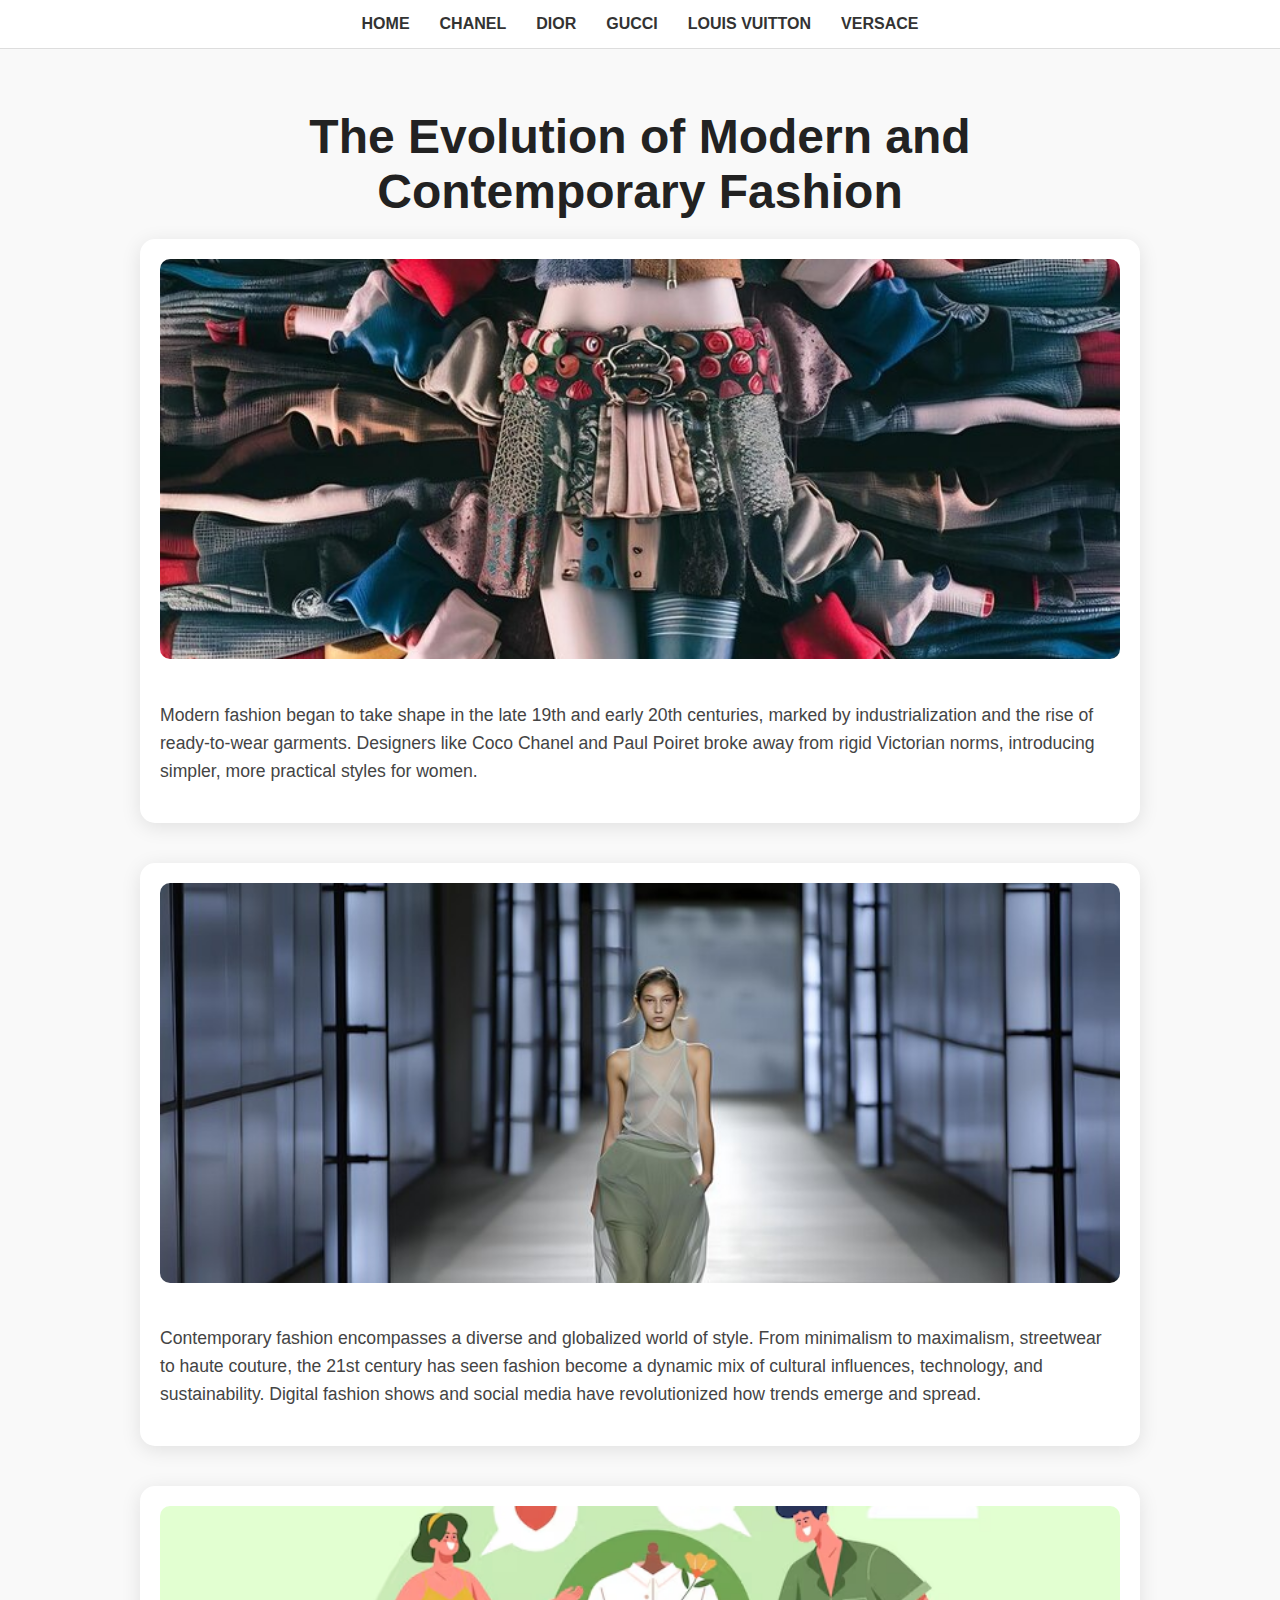
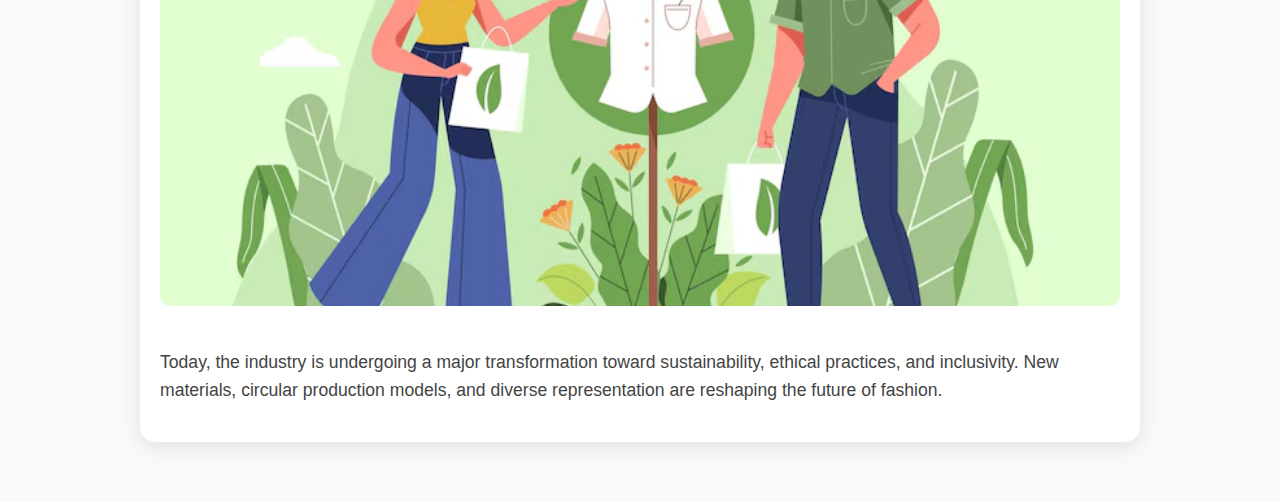
<file: index.html>
<!DOCTYPE html>
<html lang="en">
<head>
  <meta charset="UTF-8">
  <meta name="viewport" content="width=device-width, initial-scale=1.0">
  <title>History of Fashion</title>
  <link rel="stylesheet" href="style.css">
  <style>
    .navbar-toggle {
      display: none;
      background-color: black;
      color: white;
      border: none;
      padding: 10px 15px;
      font-size: 1rem;
      cursor: pointer;
      margin: 10px auto;
    }

    .nav-links {
      display: flex;
      justify-content: center;
      flex-wrap: wrap;
    }

    @media (max-width: 768px) {
      .nav-links {
        display: none;
        flex-direction: column;
        align-items: center;
        gap: 10px;
        padding-top: 10px;
      }

      .nav-links.active {
        display: flex;
      }

      .navbar-toggle {
        display: block;
      }
    }
  </style>
</head>
<body>
  <nav>
    <button class="navbar-toggle" onclick="document.querySelector('.nav-links').classList.toggle('active')">Menu</button>
    <div class="nav-links">
      <a href="index.html">Home</a>
      <a href="chanel.html">Chanel</a>
      <a href="dior.html">Dior</a>
      <a href="gucci.html">Gucci</a>
      <a href="louisvuitton.html">Louis Vuitton</a>
      <a href="versace.html">Versace</a>
    </div>
  </nav>

  <div class="container">
    <h1>The Evolution of Modern and Contemporary Fashion</h1>

    <div class="section">
      <img src="images/history1.jpg" alt="Fashion evolution">
      <p>Modern fashion began to take shape in the late 19th and early 20th centuries, marked by industrialization and the rise of ready-to-wear garments. Designers like Coco Chanel and Paul Poiret broke away from rigid Victorian norms, introducing simpler, more practical styles for women.</p>
    </div>

    <div class="section">
      <img src="images/history2.jpg" alt="Contemporary runway">
      <p>Contemporary fashion encompasses a diverse and globalized world of style. From minimalism to maximalism, streetwear to haute couture, the 21st century has seen fashion become a dynamic mix of cultural influences, technology, and sustainability. Digital fashion shows and social media have revolutionized how trends emerge and spread.</p>
    </div>

    <div class="section">
      <img src="images/history3.jpg" alt="Sustainable fashion">
      <p>Today, the industry is undergoing a major transformation toward sustainability, ethical practices, and inclusivity. New materials, circular production models, and diverse representation are reshaping the future of fashion.</p>
    </div>
  </div>
</body>
</html>
</file>
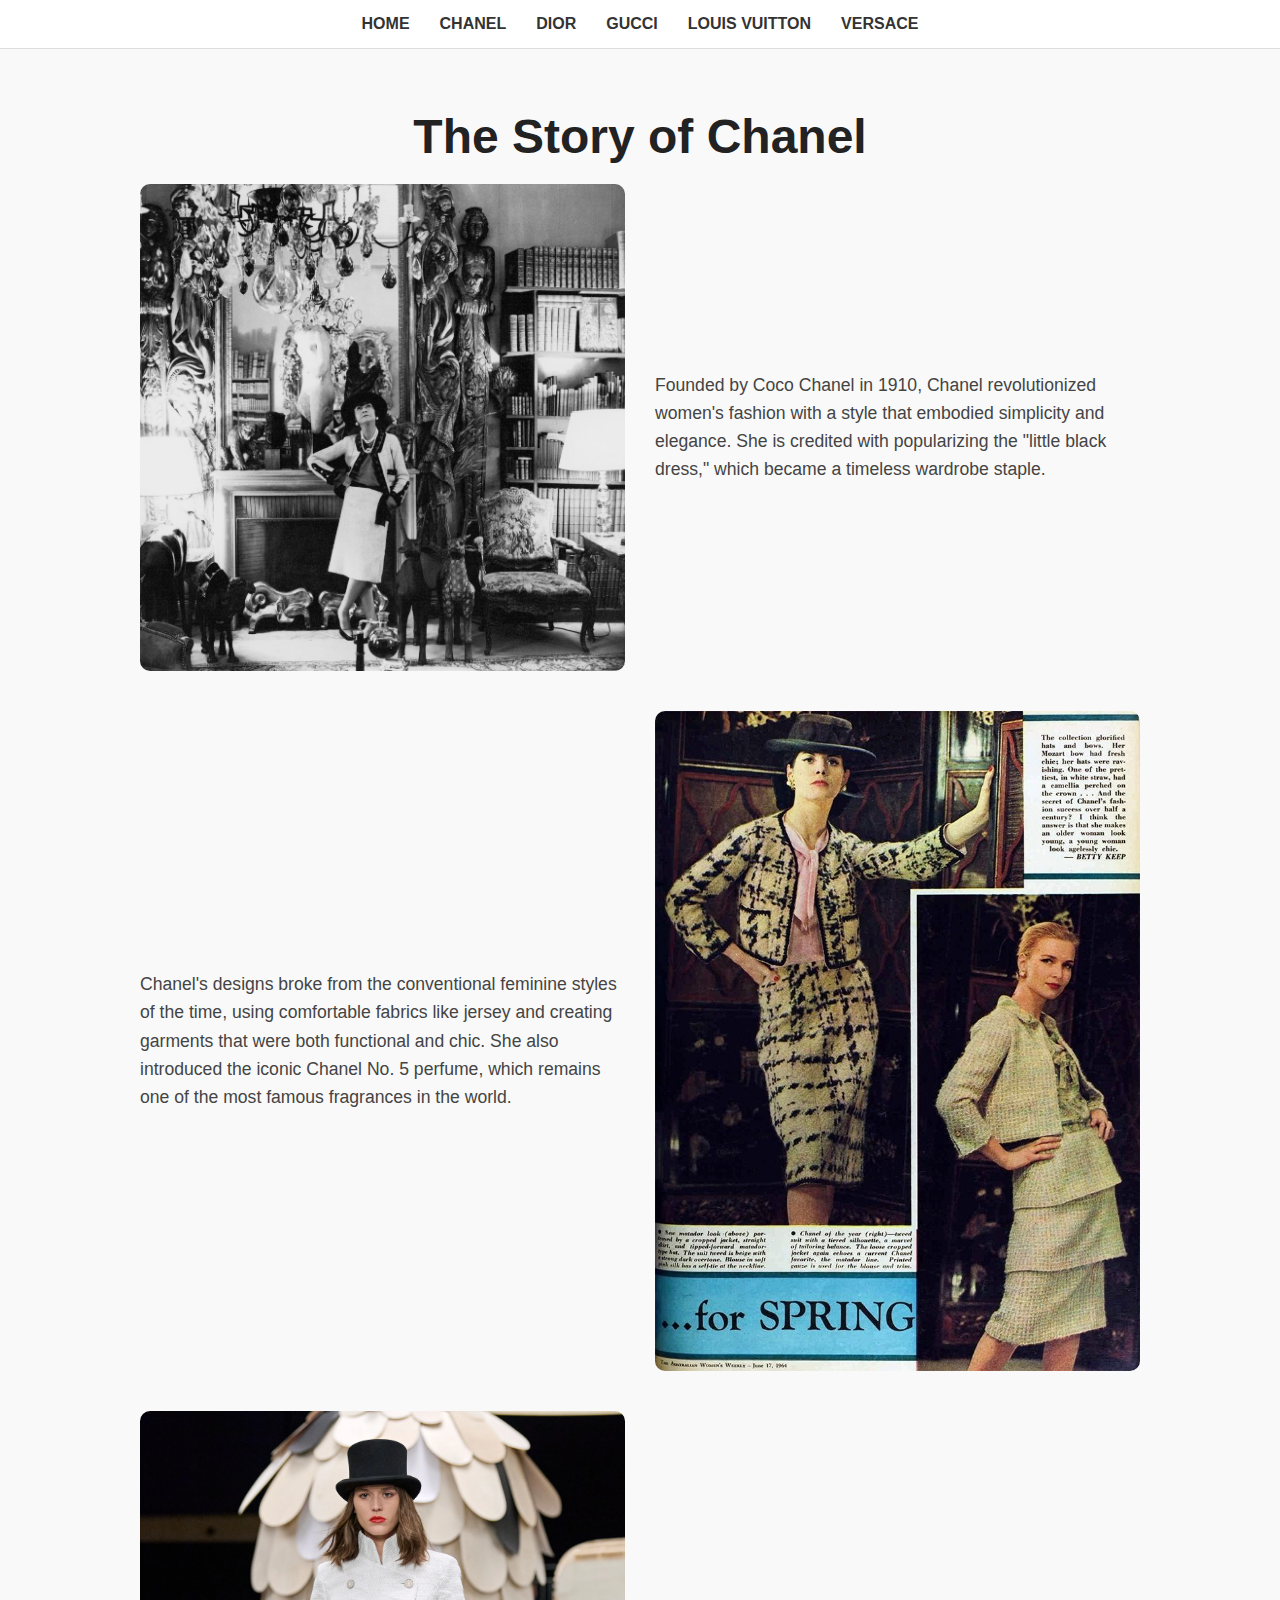
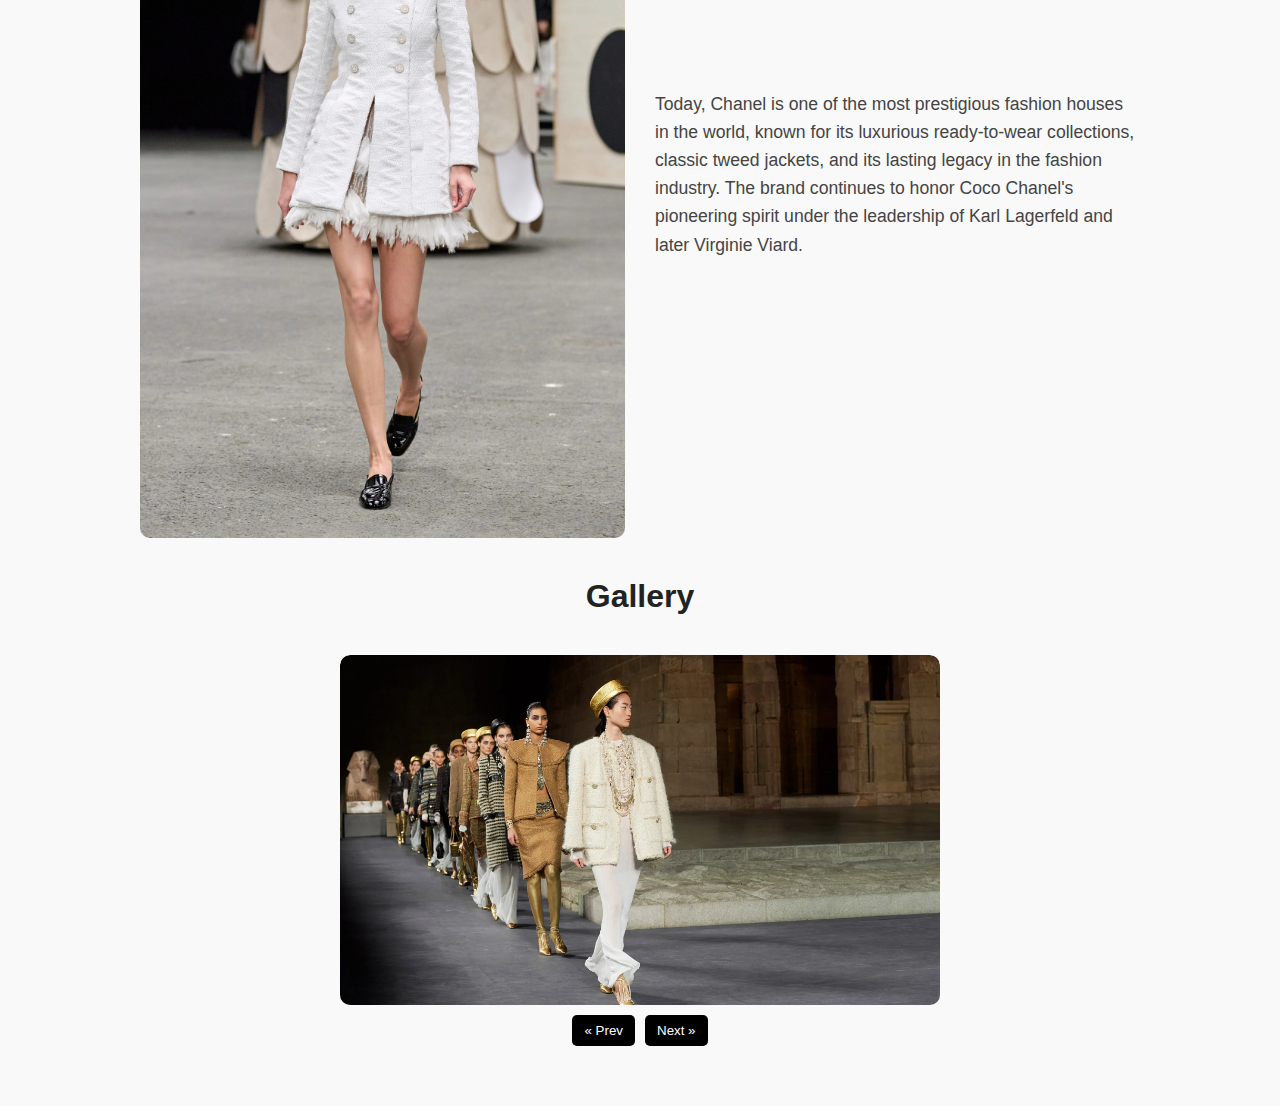
<file: chanel.html>
<!DOCTYPE html>
<html lang="en">
<head>
  <meta charset="UTF-8">
  <meta name="viewport" content="width=device-width, initial-scale=1.0">
  <title>Chanel - Fashion House</title>
  <link rel="stylesheet" href="style.css">
  <style>
    .navbar-toggle {
      display: none;
      background-color: black;
      color: white;
      border: none;
      padding: 10px 15px;
      font-size: 1rem;
      cursor: pointer;
      margin: 10px auto;
    }

    .nav-links {
      display: flex;
      justify-content: center;
      flex-wrap: wrap;
    }

    @media (max-width: 768px) {
      .nav-links {
        display: none;
        flex-direction: column;
        align-items: center;
        gap: 10px;
        padding-top: 10px;
      }

      .nav-links.active {
        display: flex;
      }

      .navbar-toggle {
        display: block;
      }
    }

    .dynamic-layout {
      display: grid;
      grid-template-columns: 1fr 1fr;
      gap: 30px;
      align-items: center;
      margin-bottom: 40px;
    }

    .dynamic-layout img {
      width: 100%;
      border-radius: 10px;
    }

    .dynamic-layout:nth-child(even) {
      direction: rtl;
    }

    .dynamic-layout:nth-child(even) .text {
      direction: ltr;
    }

    .slider-container {
      width: 100%;
      max-width: 600px;
      margin: 40px auto;
      position: relative;
      overflow: hidden;
      border-radius: 10px;
    }

    .slider {
      display: flex;
      width: 100%;
      transition: transform 0.5s ease-in-out;
    }

    .slider img {
      min-width: 100%;
      height: 350px;
      object-fit: cover;
      border-radius: 10px;
    }

    .slider-buttons {
      display: flex;
      justify-content: center;
      margin-top: 10px;
      gap: 10px;
    }

    .slider-buttons button {
      background-color: black;
      color: white;
      border: none;
      padding: 8px 12px;
      border-radius: 5px;
      cursor: pointer;
    }
  </style>
</head>
<body>
  <nav>
    <button class="navbar-toggle" onclick="document.querySelector('.nav-links').classList.toggle('active')">Menu</button>
    <div class="nav-links">
      <a href="index.html">Home</a>
      <a href="chanel.html">Chanel</a>
      <a href="dior.html">Dior</a>
      <a href="gucci.html">Gucci</a>
      <a href="louisvuitton.html">Louis Vuitton</a>
      <a href="versace.html">Versace</a>
    </div>
  </nav>

  <div class="container">
    <h1>The Story of Chanel</h1>

    <div class="dynamic-layout">
      <div class="text">
        <p>Founded by Coco Chanel in 1910, Chanel revolutionized women's fashion with a style that embodied simplicity and elegance. She is credited with popularizing the "little black dress," which became a timeless wardrobe staple.</p>
      </div>
      <img src="images/chanel1.jpg" alt="Coco Chanel boutique">
    </div>

    <div class="dynamic-layout">
      <div class="text">
        <p>Chanel's designs broke from the conventional feminine styles of the time, using comfortable fabrics like jersey and creating garments that were both functional and chic. She also introduced the iconic Chanel No. 5 perfume, which remains one of the most famous fragrances in the world.</p>
      </div>
      <img src="images/chanel2.jpg" alt="Chanel vintage collection">
    </div>

    <div class="dynamic-layout">
      <div class="text">
        <p>Today, Chanel is one of the most prestigious fashion houses in the world, known for its luxurious ready-to-wear collections, classic tweed jackets, and its lasting legacy in the fashion industry. The brand continues to honor Coco Chanel's pioneering spirit under the leadership of Karl Lagerfeld and later Virginie Viard.</p>
      </div>
      <img src="images/chanel3.jpg" alt="Chanel modern collection">
    </div>

    <h2>Gallery</h2>
    <div class="slider-container">
      <div class="slider" id="chanelSlider">
        <img src="images/chanel4.jpg" alt="Runway look 1">
        <img src="images/chanel5.jpg" alt="Runway look 2">
        <img src="images/chanel6.jpg" alt="Chanel accessories">
        <img src="images/chanel7.jpg" alt="Chanel store interior">
      </div>
      <div class="slider-buttons">
        <button onclick="slide(-1)" aria-label="Previous slide">&laquo; Prev</button>
        <button onclick="slide(1)" aria-label="Next slide">Next &raquo;</button>
      </div>
    </div>
  </div>

  <script>
    let currentSlide = 0;
    const slider = document.getElementById('chanelSlider');
    const slides = slider.children;
    const totalSlides = slides.length;

    function slide(direction) {
      currentSlide += direction;
      if (currentSlide < 0) currentSlide = totalSlides - 1;
      if (currentSlide >= totalSlides) currentSlide = 0;
      slider.style.transform = `translateX(-${currentSlide * 100}%)`;
    }

    // Autoplay functionality
    setInterval(() => slide(1), 3000); // Change slide every 3 seconds

    // Swipe gestures for mobile
    let touchStartX = 0;
    let touchEndX = 0;

    slider.addEventListener('touchstart', (e) => {
      touchStartX = e.changedTouches[0].screenX;
    });

    slider.addEventListener('touchend', (e) => {
      touchEndX = e.changedTouches[0].screenX;
      if (touchStartX - touchEndX > 50) {
        slide(1); // Swipe left
      } else if (touchEndX - touchStartX > 50) {
        slide(-1); // Swipe right
      }
    });
  </script>
</body>
</html>
</file>
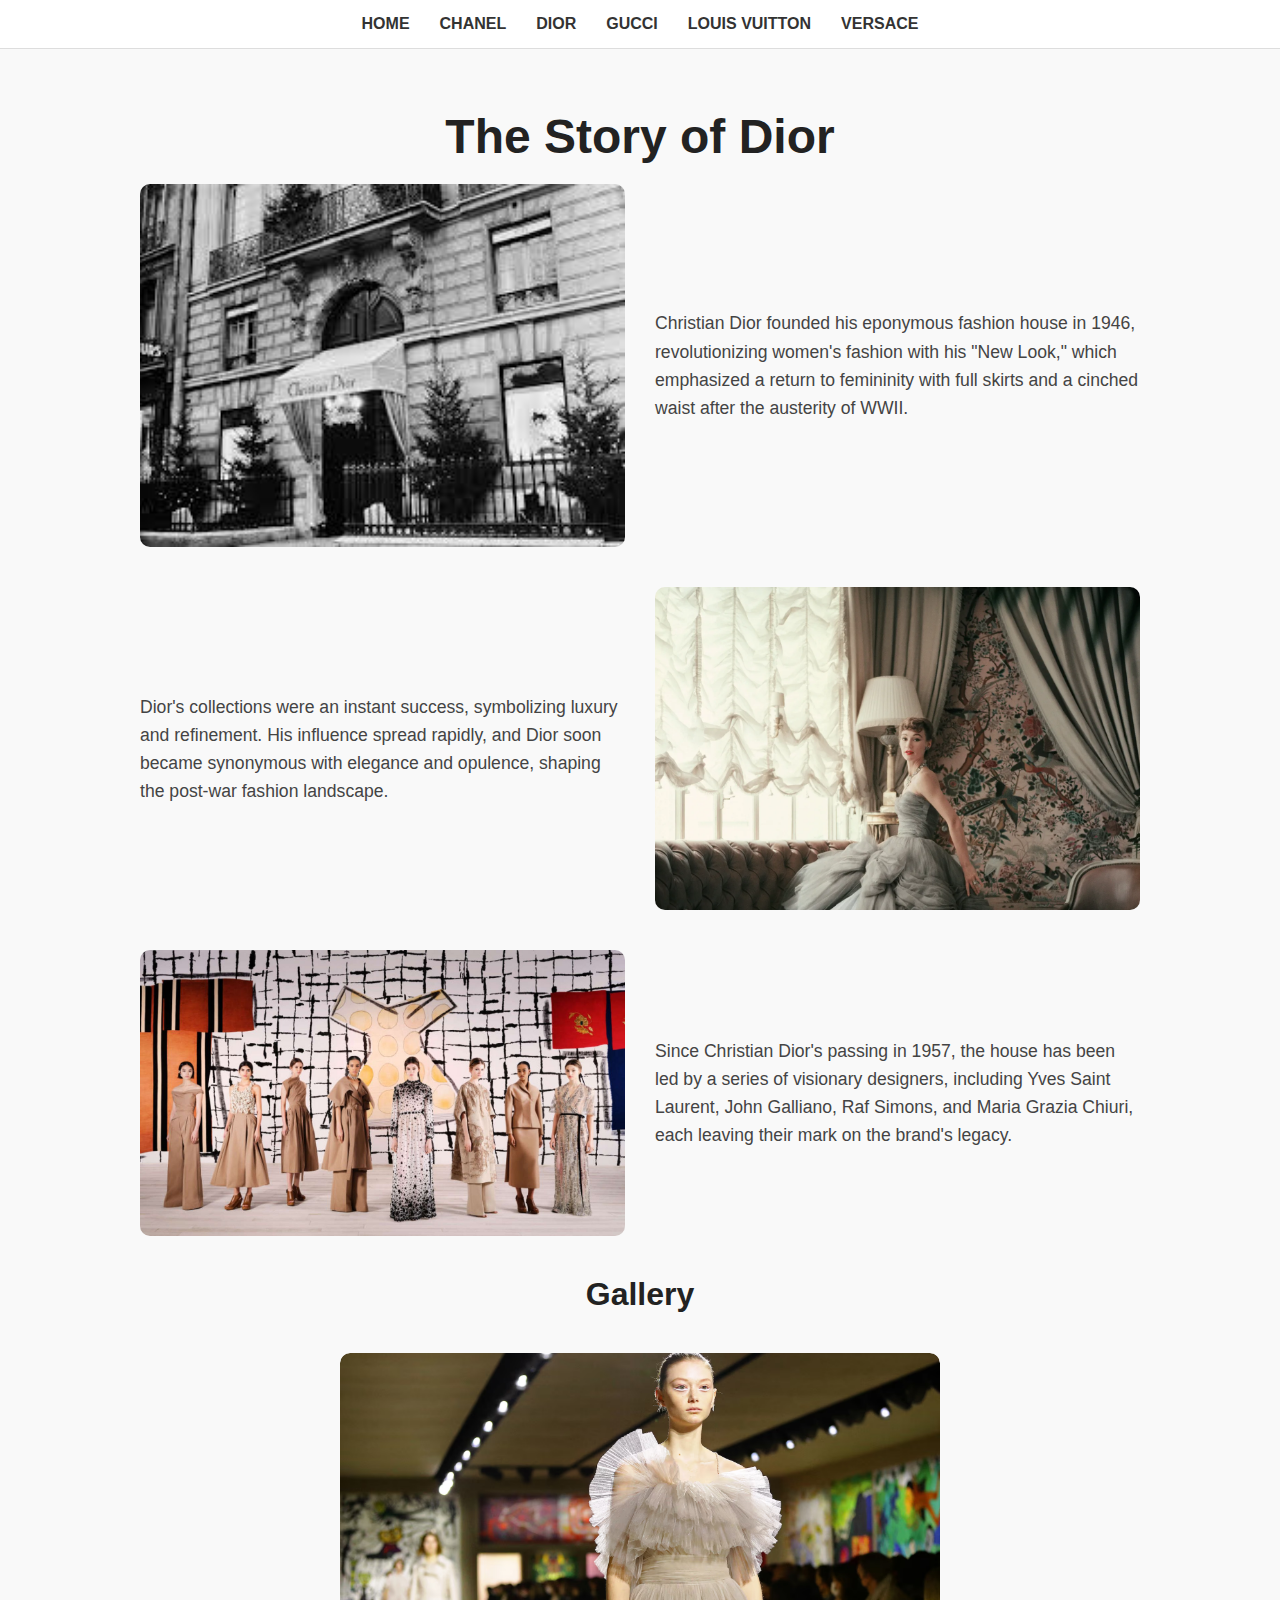
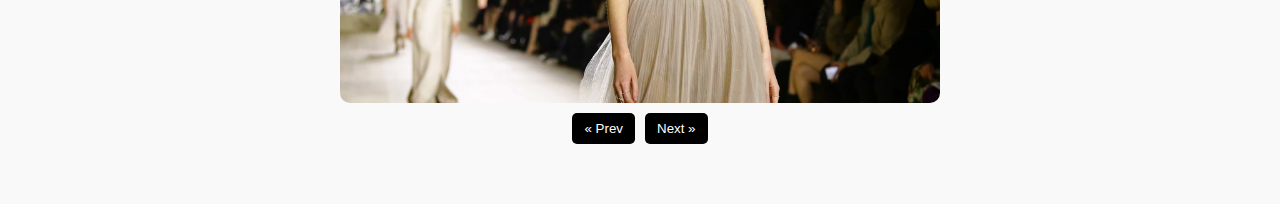
<file: dior.html>
<!DOCTYPE html>
<html lang="en">
<head>
  <meta charset="UTF-8">
  <meta name="viewport" content="width=device-width, initial-scale=1.0">
  <title>Dior - Fashion House</title>
  <link rel="stylesheet" href="style.css">
  <style>
    .navbar-toggle {
      display: none;
      background-color: black;
      color: white;
      border: none;
      padding: 10px 15px;
      font-size: 1rem;
      cursor: pointer;
      margin: 10px auto;
    }

    .nav-links {
      display: flex;
      justify-content: center;
      flex-wrap: wrap;
    }

    @media (max-width: 768px) {
      .nav-links {
        display: none;
        flex-direction: column;
        align-items: center;
        gap: 10px;
        padding-top: 10px;
      }

      .nav-links.active {
        display: flex;
      }

      .navbar-toggle {
        display: block;
      }
    }

    .dynamic-layout {
      display: grid;
      grid-template-columns: 1fr 1fr;
      gap: 30px;
      align-items: center;
      margin-bottom: 40px;
    }

    .dynamic-layout img {
      width: 100%;
      border-radius: 10px;
    }

    .dynamic-layout:nth-child(even) {
      direction: rtl;
    }

    .dynamic-layout:nth-child(even) .text {
      direction: ltr;
    }

    .slider-container {
      width: 100%;
      max-width: 600px;
      margin: 40px auto;
      position: relative;
      overflow: hidden;
      border-radius: 10px;
    }

    .slider {
      display: flex;
      width: 100%;
      transition: transform 0.5s ease-in-out;
    }

    .slider img {
      min-width: 100%;
      height: 350px;
      object-fit: cover;
      border-radius: 10px;
    }

    .slider-buttons {
      display: flex;
      justify-content: center;
      margin-top: 10px;
      gap: 10px;
    }

    .slider-buttons button {
      background-color: black;
      color: white;
      border: none;
      padding: 8px 12px;
      border-radius: 5px;
      cursor: pointer;
    }
  </style>
</head>
<body>
  <nav>
    <button class="navbar-toggle" onclick="document.querySelector('.nav-links').classList.toggle('active')">Menu</button>
    <div class="nav-links">
      <a href="index.html">Home</a>
      <a href="chanel.html">Chanel</a>
      <a href="dior.html">Dior</a>
      <a href="gucci.html">Gucci</a>
      <a href="louisvuitton.html">Louis Vuitton</a>
      <a href="versace.html">Versace</a>
    </div>
  </nav>

  <div class="container">
    <h1>The Story of Dior</h1>

    <div class="dynamic-layout">
      <div class="text">
        <p>Christian Dior founded his eponymous fashion house in 1946, revolutionizing women's fashion with his "New Look," which emphasized a return to femininity with full skirts and a cinched waist after the austerity of WWII.</p>
      </div>
      <img src="images/dior1.jpg" alt="Early Dior fashion">
    </div>

    <div class="dynamic-layout">
      <div class="text">
        <p>Dior's collections were an instant success, symbolizing luxury and refinement. His influence spread rapidly, and Dior soon became synonymous with elegance and opulence, shaping the post-war fashion landscape.</p>
      </div>
      <img src="images/dior2.jpg" alt="Dior vintage collection">
    </div>

    <div class="dynamic-layout">
      <div class="text">
        <p>Since Christian Dior's passing in 1957, the house has been led by a series of visionary designers, including Yves Saint Laurent, John Galliano, Raf Simons, and Maria Grazia Chiuri, each leaving their mark on the brand's legacy.</p>
      </div>
      <img src="images/dior3.jpg" alt="Modern Dior collection">
    </div>

    <h2>Gallery</h2>
    <div class="slider-container">
      <div class="slider" id="diorSlider">
        <img src="images/dior4.jpg" alt="Runway look 1">
        <img src="images/dior5.jpg" alt="Runway look 2">
        <img src="images/dior6.jpg" alt="Store interior">
        <img src="images/dior7.jpg" alt="Dior accessories">
      </div>
      <div class="slider-buttons">
        <button onclick="slide(-1)" aria-label="Previous slide">&laquo; Prev</button>
        <button onclick="slide(1)" aria-label="Next slide">Next &raquo;</button>
      </div>
    </div>
  </div>

  <script>
    let currentSlide = 0;
    const slider = document.getElementById('diorSlider');
    const slides = slider.children;
    const totalSlides = slides.length;

    function slide(direction) {
      currentSlide += direction;
      if (currentSlide < 0) currentSlide = totalSlides - 1;
      if (currentSlide >= totalSlides) currentSlide = 0;
      slider.style.transform = `translateX(-${currentSlide * 100}%)`;
    }

    // Autoplay functionality
    setInterval(() => slide(1), 3000); // Change slide every 3 seconds

    // Swipe gestures for mobile
    let touchStartX = 0;
    let touchEndX = 0;

    slider.addEventListener('touchstart', (e) => {
      touchStartX = e.changedTouches[0].screenX;
    });

    slider.addEventListener('touchend', (e) => {
      touchEndX = e.changedTouches[0].screenX;
      if (touchStartX - touchEndX > 50) {
        slide(1); // Swipe left
      } else if (touchEndX - touchStartX > 50) {
        slide(-1); // Swipe right
      }
    });
  </script>
</body>
</html>
</file>
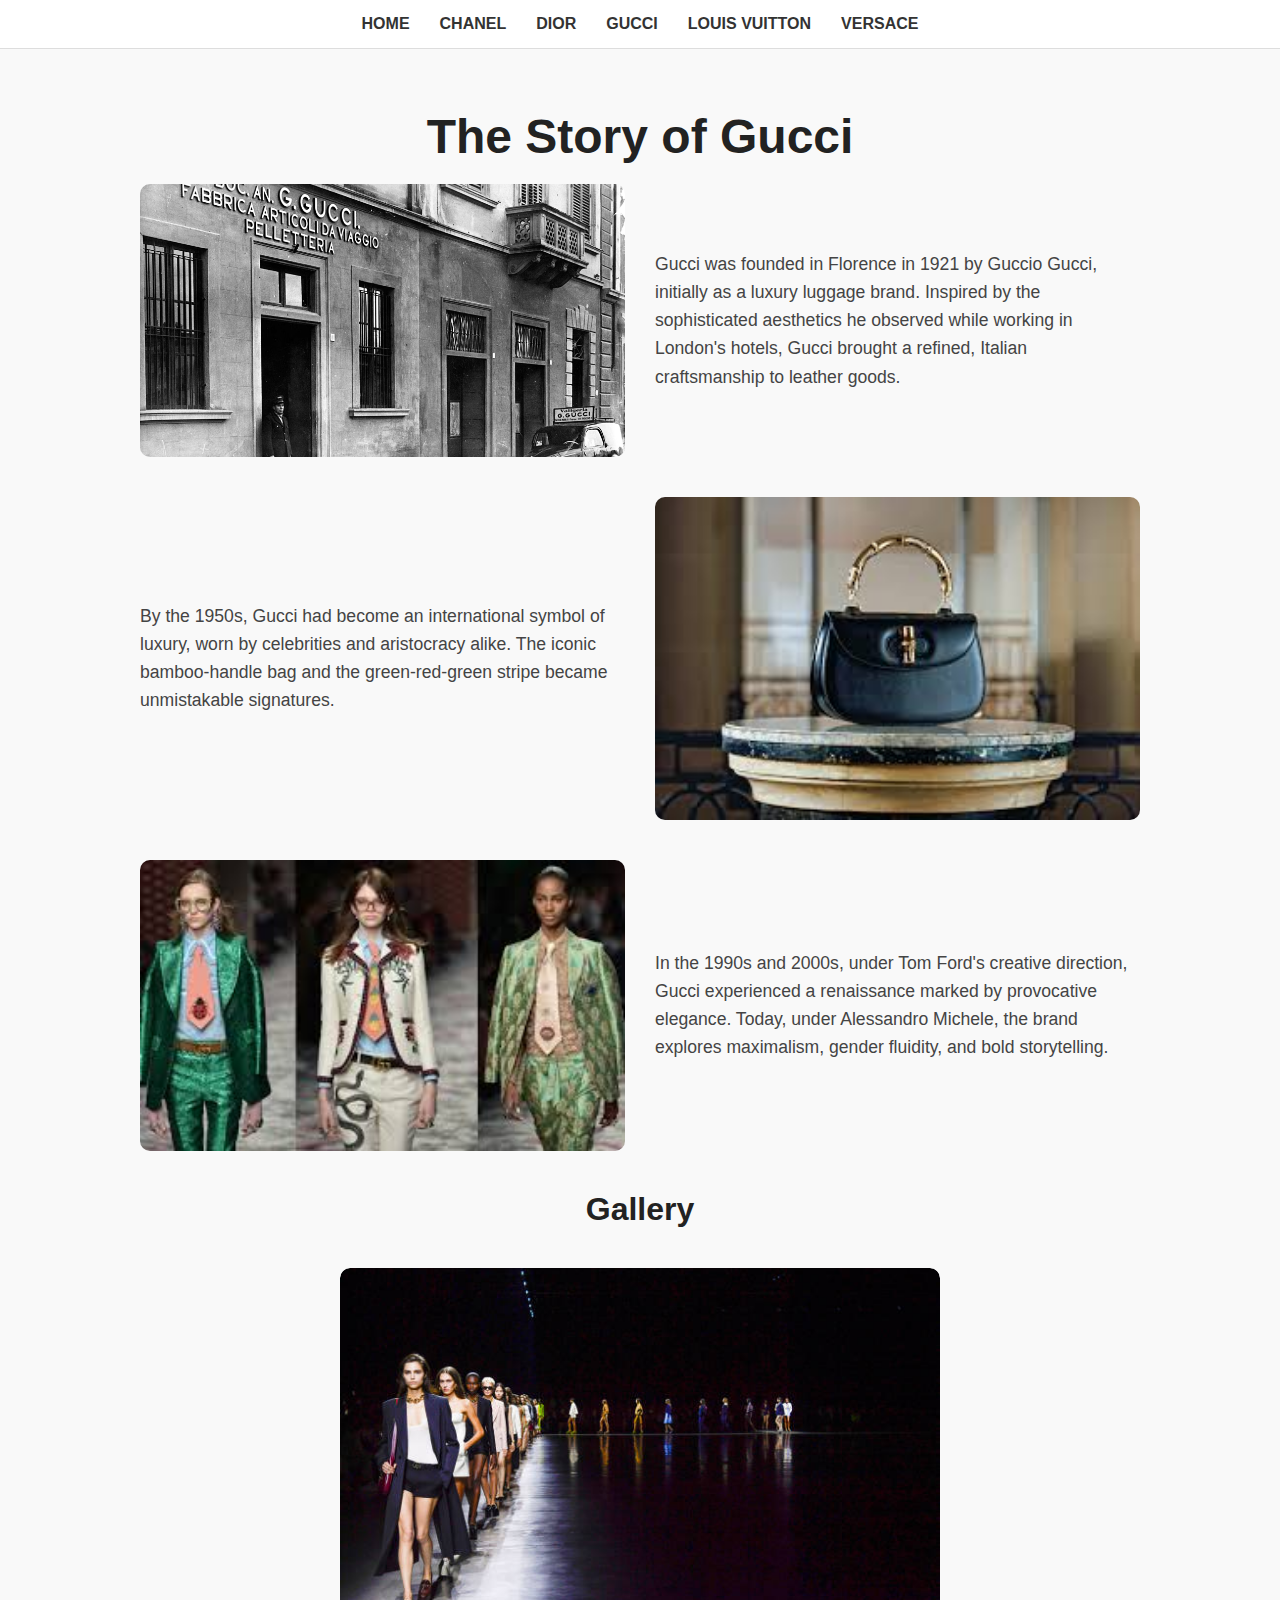
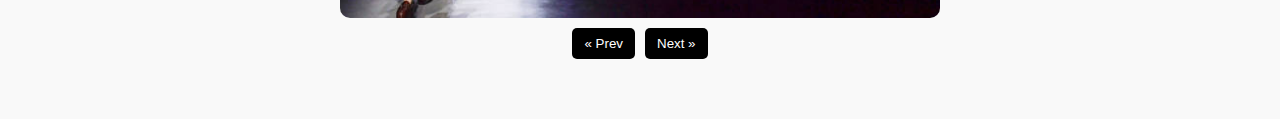
<file: gucci.html>
<!DOCTYPE html>
<html lang="en">
<head>
  <meta charset="UTF-8">
  <meta name="viewport" content="width=device-width, initial-scale=1.0">
  <title>Gucci - Fashion House</title>
  <link rel="stylesheet" href="style.css">
  <style>
    .navbar-toggle {
      display: none;
      background-color: black;
      color: white;
      border: none;
      padding: 10px 15px;
      font-size: 1rem;
      cursor: pointer;
      margin: 10px auto;
    }

    .nav-links {
      display: flex;
      justify-content: center;
      flex-wrap: wrap;
    }

    @media (max-width: 768px) {
      .nav-links {
        display: none;
        flex-direction: column;
        align-items: center;
        gap: 10px;
        padding-top: 10px;
      }

      .nav-links.active {
        display: flex;
      }

      .navbar-toggle {
        display: block;
      }
    }

    .dynamic-layout {
      display: grid;
      grid-template-columns: 1fr 1fr;
      gap: 30px;
      align-items: center;
      margin-bottom: 40px;
    }

    .dynamic-layout img {
      width: 100%;
      border-radius: 10px;
    }

    .dynamic-layout:nth-child(even) {
      direction: rtl;
    }

    .dynamic-layout:nth-child(even) .text {
      direction: ltr;
    }

    .slider-container {
      width: 100%;
      max-width: 600px;
      margin: 40px auto;
      position: relative;
      overflow: hidden;
      border-radius: 10px;
    }

    .slider {
      display: flex;
      width: 100%;
      transition: transform 0.5s ease-in-out;
    }

    .slider img {
      min-width: 100%;
      height: 350px;
      object-fit: cover;
      border-radius: 10px;
    }

    .slider-buttons {
      display: flex;
      justify-content: center;
      margin-top: 10px;
      gap: 10px;
    }

    .slider-buttons button {
      background-color: black;
      color: white;
      border: none;
      padding: 8px 12px;
      border-radius: 5px;
      cursor: pointer;
    }
  </style>
</head>
<body>
  <nav>
    <button class="navbar-toggle" onclick="document.querySelector('.nav-links').classList.toggle('active')">Menu</button>
    <div class="nav-links">
      <a href="index.html">Home</a>
      <a href="chanel.html">Chanel</a>
      <a href="dior.html">Dior</a>
      <a href="gucci.html">Gucci</a>
      <a href="louisvuitton.html">Louis Vuitton</a>
      <a href="versace.html">Versace</a>
    </div>
  </nav>

  <div class="container">
    <h1>The Story of Gucci</h1>

    <div class="dynamic-layout">
      <div class="text">
        <p>Gucci was founded in Florence in 1921 by Guccio Gucci, initially as a luxury luggage brand. Inspired by the sophisticated aesthetics he observed while working in London's hotels, Gucci brought a refined, Italian craftsmanship to leather goods.</p>
      </div>
      <img src="images/gucci1.jpg" alt="Early Gucci shop">
    </div>

    <div class="dynamic-layout">
      <div class="text">
        <p>By the 1950s, Gucci had become an international symbol of luxury, worn by celebrities and aristocracy alike. The iconic bamboo-handle bag and the green-red-green stripe became unmistakable signatures.</p>
      </div>
      <img src="images/gucci2.jpg" alt="Vintage Gucci products">
    </div>

    <div class="dynamic-layout">
      <div class="text">
        <p>In the 1990s and 2000s, under Tom Ford's creative direction, Gucci experienced a renaissance marked by provocative elegance. Today, under Alessandro Michele, the brand explores maximalism, gender fluidity, and bold storytelling.</p>
      </div>
      <img src="images/gucci3.jpg" alt="Gucci modern collection">
    </div>

    <h2>Gallery</h2>
    <div class="slider-container">
      <div class="slider" id="gucciSlider">
        <img src="images/gucci4.jpg" alt="Runway look 1">
        <img src="images/gucci5.jpg" alt="Runway look 2">
        <img src="images/gucci6.jpg" alt="Store interior">
        <img src="images/gucci7.jpg" alt="Bag collection">
      </div>
      <div class="slider-buttons">
        <button onclick="slide(-1)" aria-label="Previous slide">&laquo; Prev</button>
        <button onclick="slide(1)" aria-label="Next slide">Next &raquo;</button>
      </div>
    </div>
  </div>

  <script>
    let currentSlide = 0;
    const slider = document.getElementById('gucciSlider');
    const slides = slider.children;
    const totalSlides = slides.length;

    function slide(direction) {
      currentSlide += direction;
      if (currentSlide < 0) currentSlide = totalSlides - 1;
      if (currentSlide >= totalSlides) currentSlide = 0;
      slider.style.transform = `translateX(-${currentSlide * 100}%)`;
    }
  </script>
</body>
</html>
</file>
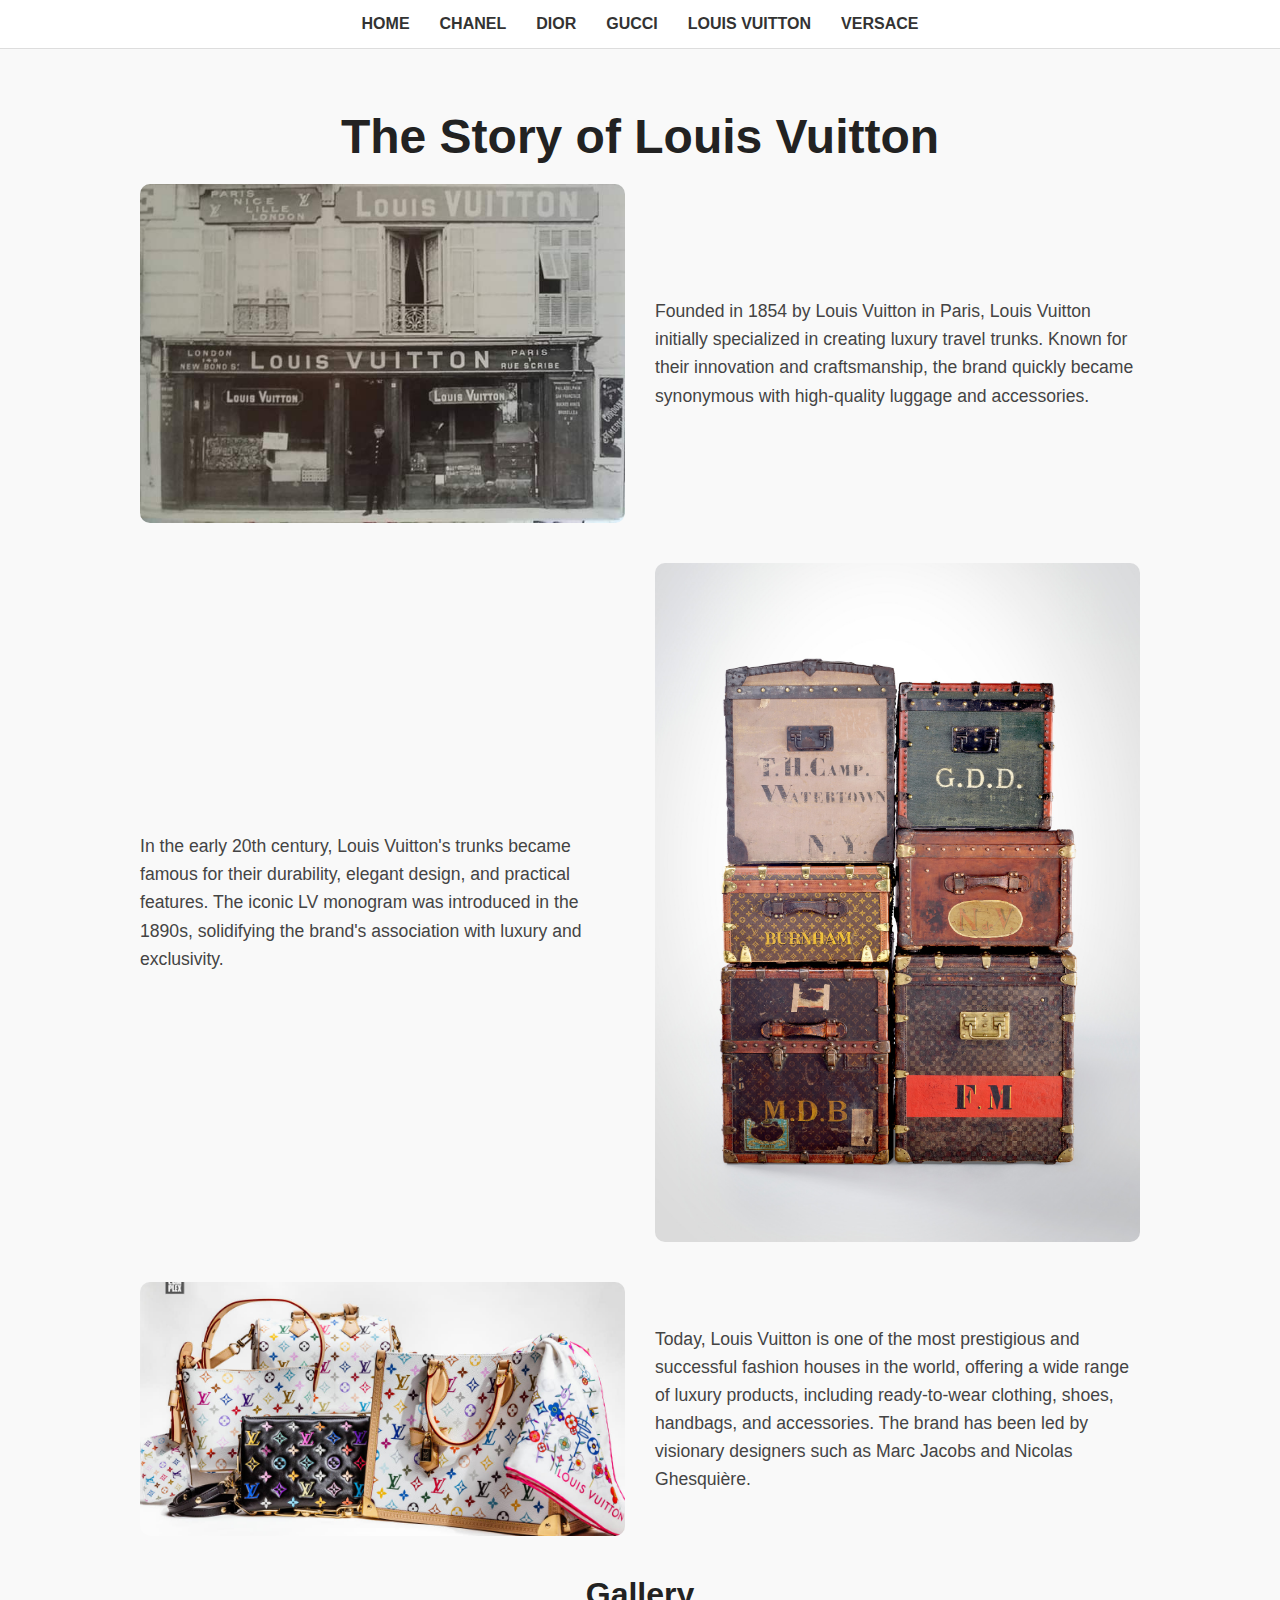
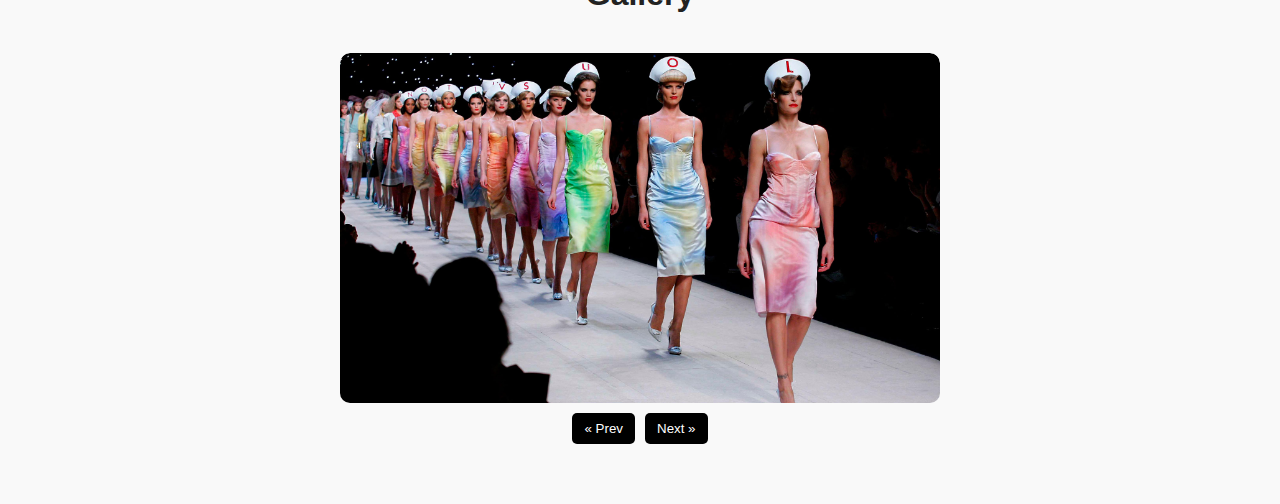
<file: louisvuitton.html>
<!DOCTYPE html>
<html lang="en">
<head>
  <meta charset="UTF-8">
  <meta name="viewport" content="width=device-width, initial-scale=1.0">
  <title>Louis Vuitton - Fashion House</title>
  <link rel="stylesheet" href="style.css">
  <style>
    .navbar-toggle {
      display: none;
      background-color: black;
      color: white;
      border: none;
      padding: 10px 15px;
      font-size: 1rem;
      cursor: pointer;
      margin: 10px auto;
    }

    .nav-links {
      display: flex;
      justify-content: center;
      flex-wrap: wrap;
    }

    @media (max-width: 768px) {
      .nav-links {
        display: none;
        flex-direction: column;
        align-items: center;
        gap: 10px;
        padding-top: 10px;
      }

      .nav-links.active {
        display: flex;
      }

      .navbar-toggle {
        display: block;
      }
    }

    .dynamic-layout {
      display: grid;
      grid-template-columns: 1fr 1fr;
      gap: 30px;
      align-items: center;
      margin-bottom: 40px;
    }

    .dynamic-layout img {
      width: 100%;
      border-radius: 10px;
    }

    .dynamic-layout:nth-child(even) {
      direction: rtl;
    }

    .dynamic-layout:nth-child(even) .text {
      direction: ltr;
    }

    .slider-container {
      width: 100%;
      max-width: 600px;
      margin: 40px auto;
      position: relative;
      overflow: hidden;
      border-radius: 10px;
    }

    .slider {
      display: flex;
      width: 100%;
      transition: transform 0.5s ease-in-out;
    }

    .slider img {
      min-width: 100%;
      height: 350px;
      object-fit: cover;
      border-radius: 10px;
    }

    .slider-buttons {
      display: flex;
      justify-content: center;
      margin-top: 10px;
      gap: 10px;
    }

    .slider-buttons button {
      background-color: black;
      color: white;
      border: none;
      padding: 8px 12px;
      border-radius: 5px;
      cursor: pointer;
    }
  </style>
</head>
<body>
  <nav>
    <button class="navbar-toggle" onclick="document.querySelector('.nav-links').classList.toggle('active')">Menu</button>
    <div class="nav-links">
      <a href="index.html">Home</a>
      <a href="chanel.html">Chanel</a>
      <a href="dior.html">Dior</a>
      <a href="gucci.html">Gucci</a>
      <a href="louisvuitton.html">Louis Vuitton</a>
      <a href="versace.html">Versace</a>
    </div>
  </nav>

  <div class="container">
    <h1>The Story of Louis Vuitton</h1>

    <div class="dynamic-layout">
      <div class="text">
        <p>Founded in 1854 by Louis Vuitton in Paris, Louis Vuitton initially specialized in creating luxury travel trunks. Known for their innovation and craftsmanship, the brand quickly became synonymous with high-quality luggage and accessories.</p>
      </div>
      <img src="images/louisvuitton1.jpg" alt="Early Louis Vuitton shop">
    </div>

    <div class="dynamic-layout">
      <div class="text">
        <p>In the early 20th century, Louis Vuitton's trunks became famous for their durability, elegant design, and practical features. The iconic LV monogram was introduced in the 1890s, solidifying the brand's association with luxury and exclusivity.</p>
      </div>
      <img src="images/louisvuitton2.jpg" alt="Vintage Louis Vuitton trunks">
    </div>

    <div class="dynamic-layout">
      <div class="text">
        <p>Today, Louis Vuitton is one of the most prestigious and successful fashion houses in the world, offering a wide range of luxury products, including ready-to-wear clothing, shoes, handbags, and accessories. The brand has been led by visionary designers such as Marc Jacobs and Nicolas Ghesquière.</p>
      </div>
      <img src="images/louisvuitton3.jpg" alt="Louis Vuitton modern collection">
    </div>

    <h2>Gallery</h2>
    <div class="slider-container">
      <div class="slider" id="lvSlider">
        <img src="images/louisvuitton4.jpg" alt="Runway look 1">
        <img src="images/louisvuitton5.jpg" alt="Runway look 2">
        <img src="images/louisvuitton6.jpg" alt="Store interior">
        <img src="images/louisvuitton7.jpg" alt="Louis Vuitton accessories">
      </div>
      <div class="slider-buttons">
        <button onclick="slide(-1)" aria-label="Previous slide">&laquo; Prev</button>
        <button onclick="slide(1)" aria-label="Next slide">Next &raquo;</button>
      </div>
    </div>
  </div>

  <script>
    let currentSlide = 0;
    const slider = document.getElementById('lvSlider');
    const slides = slider.children;
    const totalSlides = slides.length;

    function slide(direction) {
      currentSlide += direction;
      if (currentSlide < 0) currentSlide = totalSlides - 1;
      if (currentSlide >= totalSlides) currentSlide = 0;
      slider.style.transform = `translateX(-${currentSlide * 100}%)`;
    }

    // Autoplay functionality
    setInterval(() => slide(1), 3000); // Change slide every 3 seconds

    // Swipe gestures for mobile
    let touchStartX = 0;
    let touchEndX = 0;

    slider.addEventListener('touchstart', (e) => {
      touchStartX = e.changedTouches[0].screenX;
    });

    slider.addEventListener('touchend', (e) => {
      touchEndX = e.changedTouches[0].screenX;
      if (touchStartX - touchEndX > 50) {
        slide(1); // Swipe left
      } else if (touchEndX - touchStartX > 50) {
        slide(-1); // Swipe right
      }
    });
  </script>
</body>
</html>
</file>
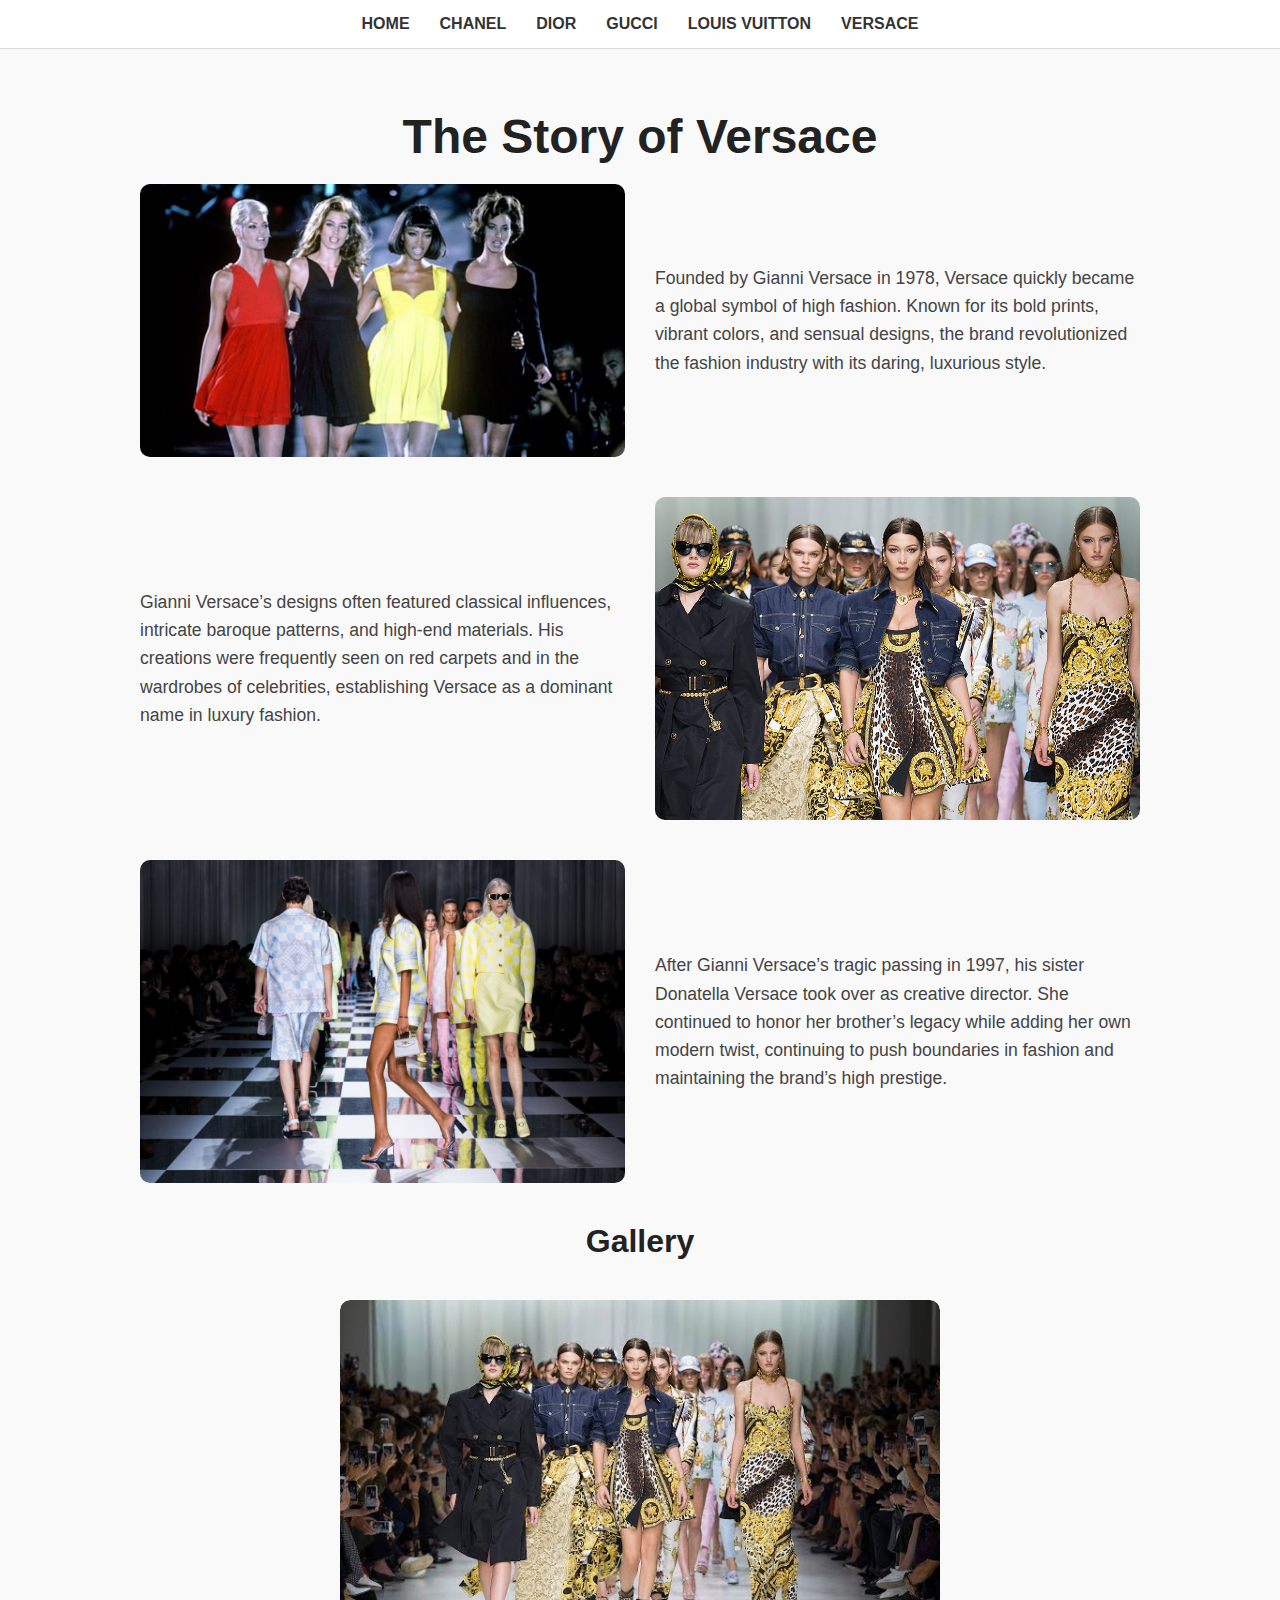
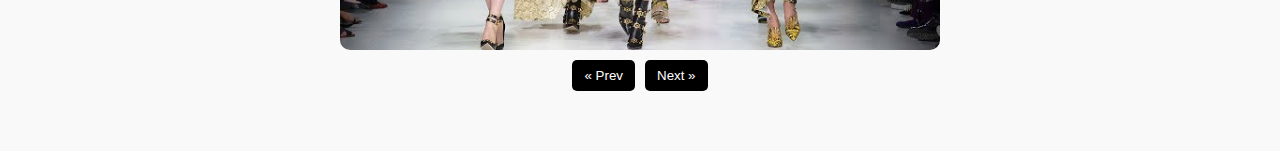
<file: versace.html>
<!DOCTYPE html>
<html lang="en">
<head>
  <meta charset="UTF-8">
  <meta name="viewport" content="width=device-width, initial-scale=1.0">
  <title>Versace - Fashion House</title>
  <link rel="stylesheet" href="style.css">
  <style>
    .navbar-toggle {
      display: none;
      background-color: black;
      color: white;
      border: none;
      padding: 10px 15px;
      font-size: 1rem;
      cursor: pointer;
      margin: 10px auto;
    }

    .nav-links {
      display: flex;
      justify-content: center;
      flex-wrap: wrap;
    }

    @media (max-width: 768px) {
      .nav-links {
        display: none;
        flex-direction: column;
        align-items: center;
        gap: 10px;
        padding-top: 10px;
      }

      .nav-links.active {
        display: flex;
      }

      .navbar-toggle {
        display: block;
      }
    }

    .dynamic-layout {
      display: grid;
      grid-template-columns: 1fr 1fr;
      gap: 30px;
      align-items: center;
      margin-bottom: 40px;
    }

    .dynamic-layout img {
      width: 100%;
      border-radius: 10px;
    }

    .dynamic-layout:nth-child(even) {
      direction: rtl;
    }

    .dynamic-layout:nth-child(even) .text {
      direction: ltr;
    }

    .slider-container {
      width: 100%;
      max-width: 600px;
      margin: 40px auto;
      position: relative;
      overflow: hidden;
      border-radius: 10px;
    }

    .slider {
      display: flex;
      width: 100%;
      transition: transform 0.5s ease-in-out;
    }

    .slider img {
      min-width: 100%;
      height: 350px;
      object-fit: cover;
      border-radius: 10px;
    }

    .slider-buttons {
      display: flex;
      justify-content: center;
      margin-top: 10px;
      gap: 10px;
    }

    .slider-buttons button {
      background-color: black;
      color: white;
      border: none;
      padding: 8px 12px;
      border-radius: 5px;
      cursor: pointer;
    }
  </style>
</head>
<body>
  <nav>
    <button class="navbar-toggle" onclick="document.querySelector('.nav-links').classList.toggle('active')">Menu</button>
    <div class="nav-links">
      <a href="index.html">Home</a>
      <a href="chanel.html">Chanel</a>
      <a href="dior.html">Dior</a>
      <a href="gucci.html">Gucci</a>
      <a href="louisvuitton.html">Louis Vuitton</a>
      <a href="versace.html">Versace</a>
    </div>
  </nav>

  <div class="container">
    <h1>The Story of Versace</h1>

    <div class="dynamic-layout">
      <div class="text">
        <p>Founded by Gianni Versace in 1978, Versace quickly became a global symbol of high fashion. Known for its bold prints, vibrant colors, and sensual designs, the brand revolutionized the fashion industry with its daring, luxurious style.</p>
      </div>
      <img src="images/versace1.jpg" alt="Gianni Versace early designs">
    </div>

    <div class="dynamic-layout">
      <div class="text">
        <p>Gianni Versace’s designs often featured classical influences, intricate baroque patterns, and high-end materials. His creations were frequently seen on red carpets and in the wardrobes of celebrities, establishing Versace as a dominant name in luxury fashion.</p>
      </div>
      <img src="images/versace2.jpg" alt="Versace vintage collection">
    </div>

    <div class="dynamic-layout">
      <div class="text">
        <p>After Gianni Versace’s tragic passing in 1997, his sister Donatella Versace took over as creative director. She continued to honor her brother’s legacy while adding her own modern twist, continuing to push boundaries in fashion and maintaining the brand’s high prestige.</p>
      </div>
      <img src="images/versace3.jpg" alt="Versace modern collection">
    </div>

    <h2>Gallery</h2>
    <div class="slider-container">
      <div class="slider" id="versaceSlider">
        <img src="images/versace4.jpg" alt="Versace runway show 1">
        <img src="images/versace5.jpg" alt="Versace accessories">
        <img src="images/versace6.jpg" alt="Versace fashion show">
        <img src="images/versace7.jpg" alt="Versace store interior">
      </div>
      <div class="slider-buttons">
        <button onclick="slide(-1)" aria-label="Previous slide">&laquo; Prev</button>
        <button onclick="slide(1)" aria-label="Next slide">Next &raquo;</button>
      </div>
    </div>
  </div>

  <script>
    let currentSlide = 0;
    const slider = document.getElementById('versaceSlider');
    const slides = slider.children;
    const totalSlides = slides.length;

    function slide(direction) {
      currentSlide += direction;
      if (currentSlide < 0) currentSlide = totalSlides - 1;
      if (currentSlide >= totalSlides) currentSlide = 0;
      slider.style.transform = `translateX(-${currentSlide * 100}%)`;
    }

    // Autoplay functionality
    setInterval(() => slide(1), 3000); // Change slide every 3 seconds

    // Swipe gestures for mobile
    let touchStartX = 0;
    let touchEndX = 0;

    slider.addEventListener('touchstart', (e) => {
      touchStartX = e.changedTouches[0].screenX;
    });

    slider.addEventListener('touchend', (e) => {
      touchEndX = e.changedTouches[0].screenX;
      if (touchStartX - touchEndX > 50) {
        slide(1); // Swipe left
      } else if (touchEndX - touchStartX > 50) {
        slide(-1); // Swipe right
      }
    });
  </script>
</body>
</html>
</file>
<file: style.css>
/* Base style for all fashion house pages */
body {
    background-color: #f9f9f9;
    color: #333;
    font-family: 'Helvetica Neue', Arial, sans-serif;
    margin: 0;
    padding: 0;
  }
  
  h1, h2, h3 {
    font-weight: bold;
    text-align: center;
    color: #222;
  }
  
  h1 {
    font-size: 3rem;
    margin: 40px 0 20px;
  }
  
  h2 {
    font-size: 2rem;
    margin-bottom: 20px;
  }
  
  .container {
    max-width: 1000px;
    margin: 0 auto;
    padding: 20px;
  }
  
  .section {
    background-color: #fff;
    padding: 20px;
    border-radius: 15px;
    margin-bottom: 40px;
    box-shadow: 0 4px 20px rgba(0, 0, 0, 0.1);
  }
  
  .section img {
    width: 100%;
    max-height: 400px;
    object-fit: cover;
    border-radius: 10px;
    margin-bottom: 20px;
  }
  
  p {
    font-size: 1.1rem;
    line-height: 1.6;
    color: #444;
  }
  
  a {
    color: #0073e6;
    text-decoration: none;
  }
  
  a:hover {
    text-decoration: underline;
  }
  
  nav {
    background-color: #fff;
    border-bottom: 1px solid #ddd;
    padding: 15px 30px;
    text-align: center;
    position: sticky;
    top: 0;
    z-index: 1000;
  }
  
  nav a {
    color: #333;
    margin: 0 15px;
    font-weight: bold;
    font-size: 1rem;
    text-transform: uppercase;
    transition: color 0.3s;
  }
  
  nav a:hover {
    color: #0073e6;
  }
</file>
